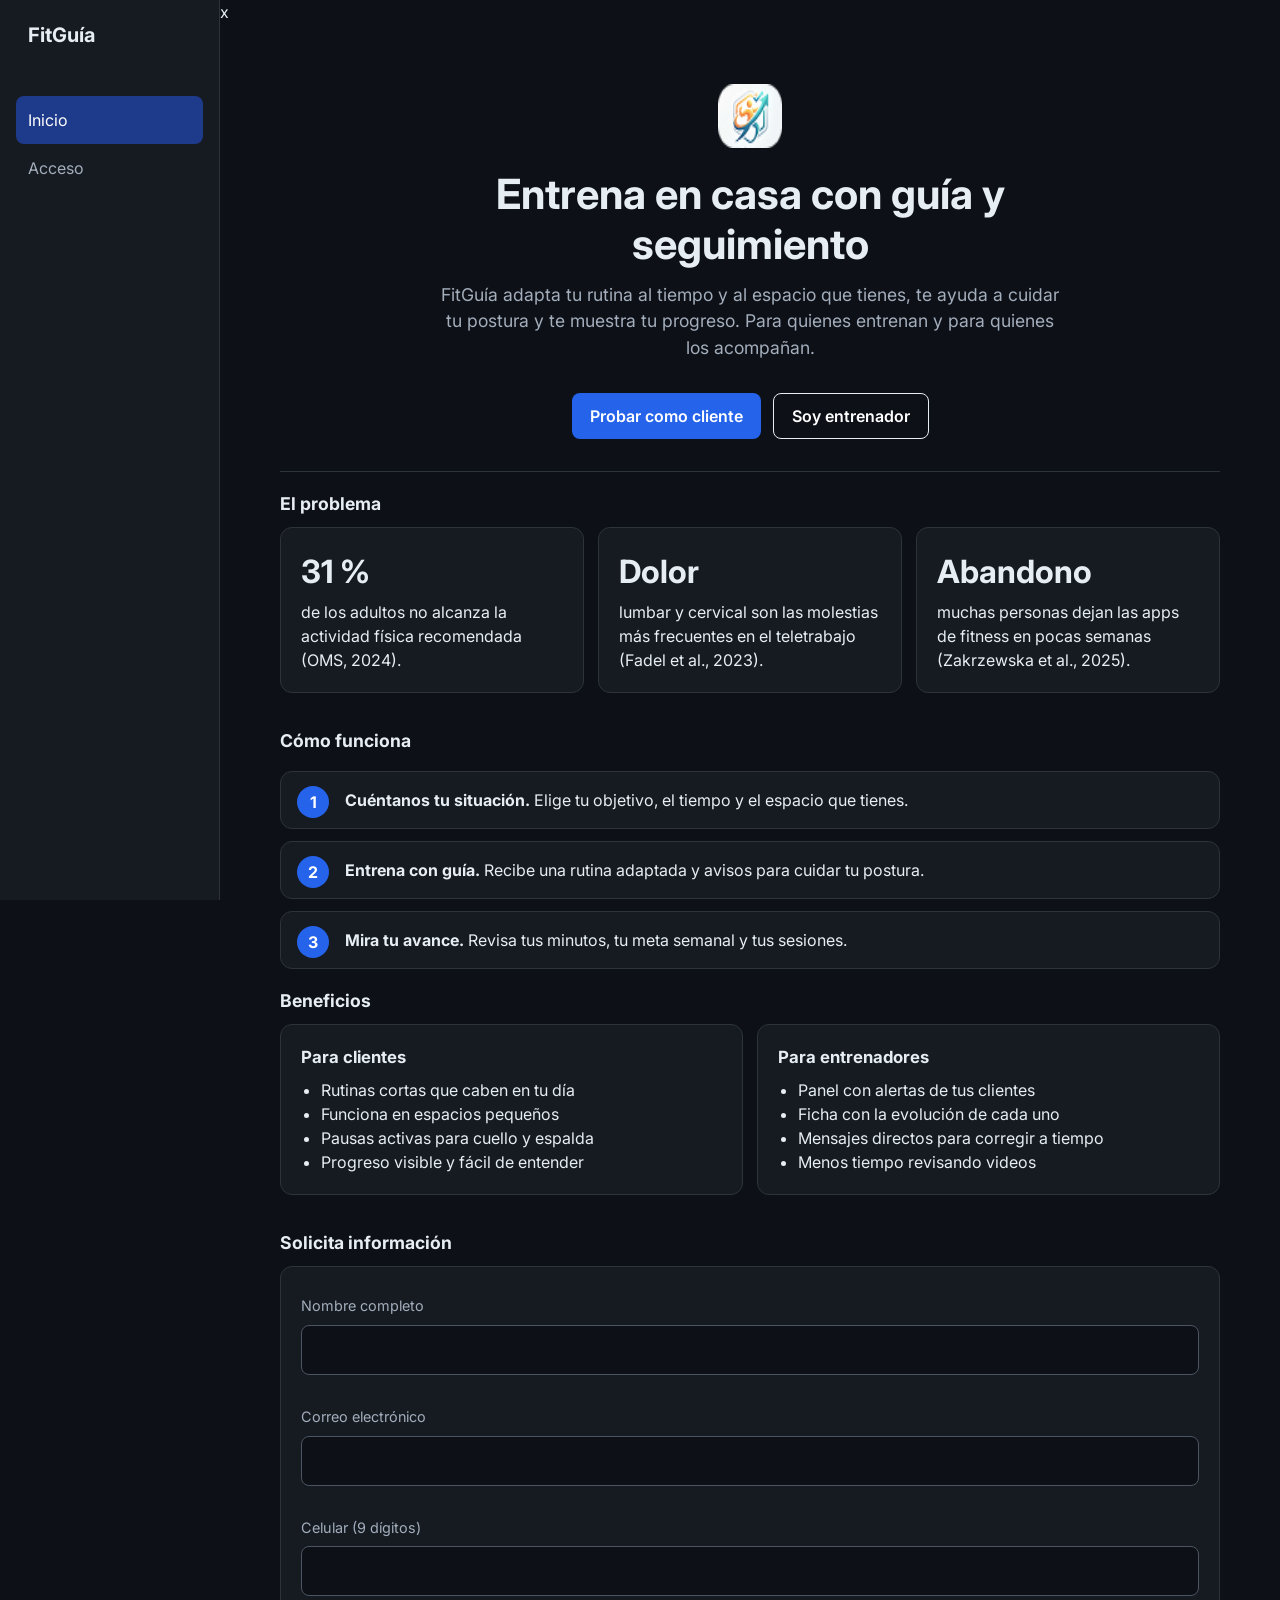
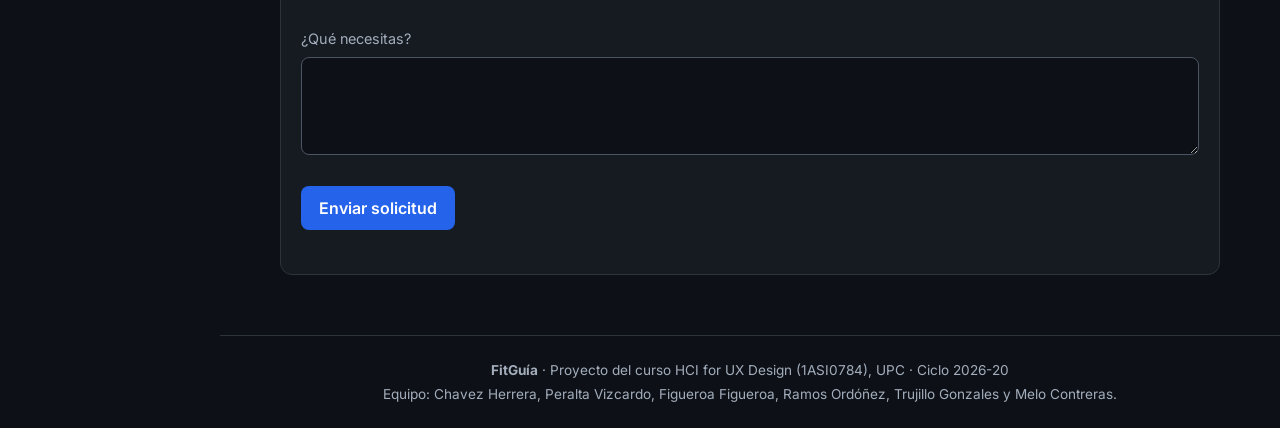
<file: HCI PROG/pages/index.html>
<!DOCTYPE html>
<html lang="es">
<head>
    <meta charset="UTF-8">
    <meta name="viewport" content="width=device-width, initial-scale=1">
    <title>FitGuía – Rutinas en casa con guía y seguimiento</title>

    <meta name="description" content="Plataforma web de guía adaptativa y retroalimentación para rutinas de ejercicio en casa.">
    <link rel="icon" href="../assets/icons/logo.ico" type="image/x-icon">
    <link rel="icon" href="../favicon.ico" type="image/x-icon">
    <link rel="stylesheet" href="https://fonts.googleapis.com/css2?family=Inter:wght@400;600;700&display=swap">
    <link rel="stylesheet" href="../css/styles.css">
</head>x
<body>
    <a class="skip" href="#main">Saltar al contenido</a>
    <header class="top">
        <span class="brand"><img src="../assets/icons/logo.ico" alt="" width="24" height="24"> FitGuía</span> <span id="rol-h" class="tag" hidden></span>
    </header>
    <nav id="nav" aria-label="Navegación principal"></nav>
    <main id="main" tabindex="-1">

        <section id="landing" aria-labelledby="t-land">
            <div class="hero">
                <img src="../assets/icons/logo.ico" alt="Logo de FitGuía" width="64" height="64">
                <h1 id="t-land">Entrena en casa con guía y seguimiento</h1>
                <p class="lead">FitGuía adapta tu rutina al tiempo y al espacio que tienes, te ayuda a cuidar tu postura y te muestra tu progreso. Para quienes entrenan y para quienes los acompañan.</p>
                <div class="cta">
                    <button class="btn" type="button" data-ir="cliente">Probar como cliente</button>
                    <button class="btn alt" type="button" data-ir="entrenador">Soy entrenador</button>
                </div>
            </div>

            <h2>El problema</h2>
            <div class="grid tres">
                <div class="card"><b class="big">31 %</b><p>de los adultos no alcanza la actividad física recomendada (OMS, 2024).</p></div>
                <div class="card"><b class="big">Dolor</b><p>lumbar y cervical son las molestias más frecuentes en el teletrabajo (Fadel et al., 2023).</p></div>
                <div class="card"><b class="big">Abandono</b><p>muchas personas dejan las apps de fitness en pocas semanas (Zakrzewska et al., 2025).</p></div>
            </div>

            <h2>Cómo funciona</h2>
            <ol class="pasos">
                <li><b>Cuéntanos tu situación.</b> Elige tu objetivo, el tiempo y el espacio que tienes.</li>
                <li><b>Entrena con guía.</b> Recibe una rutina adaptada y avisos para cuidar tu postura.</li>
                <li><b>Mira tu avance.</b> Revisa tus minutos, tu meta semanal y tus sesiones.</li>
            </ol>

            <h2>Beneficios</h2>
            <div class="grid dos">
                <div class="card"><h3>Para clientes</h3>
                    <ul><li>Rutinas cortas que caben en tu día</li><li>Funciona en espacios pequeños</li><li>Pausas activas para cuello y espalda</li><li>Progreso visible y fácil de entender</li></ul></div>
                <div class="card"><h3>Para entrenadores</h3>
                    <ul><li>Panel con alertas de tus clientes</li><li>Ficha con la evolución de cada uno</li><li>Mensajes directos para corregir a tiempo</li><li>Menos tiempo revisando videos</li></ul></div>
            </div>

            <h2>Solicita información</h2>
            <form id="f-cont" class="card" novalidate>
                <label for="c-nom">Nombre completo</label>
                <input id="c-nom" autocomplete="name" aria-describedby="e-c-nom"><p id="e-c-nom" class="err"></p>
                <label for="c-mail">Correo electrónico</label>
                <input id="c-mail" type="email" autocomplete="email" aria-describedby="e-c-mail"><p id="e-c-mail" class="err"></p>
                <label for="c-cel">Celular (9 dígitos)</label>
                <input id="c-cel" inputmode="numeric" autocomplete="tel" aria-describedby="e-c-cel"><p id="e-c-cel" class="err"></p>
                <label for="c-msj">¿Qué necesitas?</label>
                <textarea id="c-msj" rows="3" aria-describedby="e-c-msj"></textarea><p id="e-c-msj" class="err"></p>
                <button class="btn" type="submit">Enviar solicitud</button>
                <p id="ok-cont" class="okmsg" role="status"></p>
            </form>
        </section>

        <section id="inicio" aria-labelledby="t-inicio">
            <p class="muted" id="saludo" role="status" aria-live="polite">Hola</p>
            <h1 id="t-inicio">Tu rutina de hoy</h1>
            <form id="f-pref" class="card grid" novalidate>
                <label for="obj">Objetivo
                    <select id="obj">
                        <option value="postura">Corrección postural</option>
                        <option value="musculo">Ganancia muscular</option>
                        <option value="peso">Pérdida de peso</option>
                        <option value="cond">Acondicionamiento</option>
                    </select>
                </label>
                <label for="min">Tiempo disponible (min)
                    <input id="min" type="number" min="5" max="60" value="20" required aria-describedby="e-pref">
                </label>
                <label for="m2">Espacio disponible
                    <select id="m2">
                        <option value="1">1 m²</option>
                        <option value="2" selected>2 m²</option>
                        <option value="4">4 m² o más</option>
                    </select>
                </label>
                <button class="btn" type="submit">Ver rutinas sugeridas</button>
                <p id="e-pref" class="err" role="alert"></p>
            </form>

            <h2>Rutinas sugeridas</h2>
            <ul id="rutinas" class="list" aria-live="polite"></ul>

            <button class="btn alt" id="b-gen" type="button">Generar mi rutina personalizada</button>
            <ul id="pers" class="list" aria-live="polite"></ul>
            <h2>Plan semanal</h2>
            <ul id="plan" class="list"></ul>
            <h2>Esta semana</h2>
            <ul id="semana" class="chips" aria-label="Días de entrenamiento"></ul>

            <div class="card">
                <h2>Pausa activa</h2>
                <p class="muted">5 min para cuello y espalda</p>
                <p id="pausa" class="big" aria-live="polite">05:00</p>
                <button class="btn" id="b-pausa" type="button">Iniciar pausa</button>
            </div>
        </section>

        <section id="ejercicios" aria-labelledby="t-ej" hidden>
            <h1 id="t-ej">Catálogo de ejercicios</h1>
            <form id="f-cat" class="card grid" novalidate>
                <label for="f-q">Buscar<input id="f-q" type="search" placeholder="Nombre del ejercicio"></label>
                <label for="f-g">Grupo muscular<select id="f-g"><option value="">Todos</option></select></label>
                <label for="f-n">Dificultad<select id="f-n"><option value="">Todas</option><option value="1">Principiante</option><option value="2">Intermedio</option><option value="3">Avanzado</option></select></label>
                <label for="f-e">Equipamiento<select id="f-e"><option value="">Todo</option></select></label>
            </form>
            <p id="cat-n" class="muted" role="status"></p>
            <ul id="cat" class="list"></ul>
        </section>

        <section id="perfil" aria-labelledby="t-per" hidden>
            <h1 id="t-per">Mi perfil</h1>
            <form id="f-perfil" class="card" novalidate>
                <label for="p-nom">Nombre<input id="p-nom" autocomplete="name" aria-describedby="e-p-nom"></label>
                <p id="e-p-nom" class="err"></p>
                <label for="p-obj">Objetivo físico<select id="p-obj"><option value="postura">Corrección postural</option><option value="musculo">Ganancia muscular</option><option value="peso">Pérdida de peso</option><option value="cond">Acondicionamiento</option></select></label>
                <label for="p-niv">Nivel de experiencia<select id="p-niv"><option value="1">Principiante</option><option value="2">Intermedio</option><option value="3">Avanzado</option></select></label>
                <fieldset><legend>Días en los que puedo entrenar</legend><div id="p-dias" class="chips"></div></fieldset>
                <button class="btn" type="submit">Guardar perfil</button>
                <p id="ok-perfil" class="okmsg" role="status"></p>
            </form>
            <div class="card">
                <h2>Mi entrenador</h2>
                <p id="vinc-e" class="muted">Aún no estás vinculado a un entrenador.</p>
                <label for="cod">Código de invitación<input id="cod" placeholder="FIT-0000" aria-describedby="e-cod"></label>
                <p id="e-cod" class="err" role="alert"></p>
                <button class="btn" id="b-cod" type="button">Vincular</button>
                <h3>Comentarios con mi entrenador</h3>
                <ul id="hilo-c" class="list"></ul>
                <label for="resp">Responder<textarea id="resp" rows="2"></textarea></label>
                <button class="btn" id="b-resp" type="button">Enviar respuesta</button>
                <p id="ok-resp" class="okmsg" role="status"></p>
            </div>
            <div class="card">
                <h2>Privacidad y datos</h2>
                <p class="muted">Tus datos se guardan solo en este navegador. Puedes borrarlos cuando quieras.</p>
                <button class="btn danger" id="b-del" type="button">Eliminar mis datos y mi cuenta</button>
            </div>
        </section>

        <section id="entrenar" aria-labelledby="t-ent" hidden>
            <h1 id="t-ent">Entrenamiento</h1>
            <div id="sesion" class="card">
                <p class="muted">Elige una rutina en Inicio para comenzar.</p>
            </div>
            <div id="resumen" class="card" hidden>
                <span class="tag ok">Sesión completada</span>
                <h2>Buen trabajo</h2>
                <div class="grid m">
                    <div class="card"><span class="muted">Tiempo total</span><b id="r-t" class="big"></b></div>
                    <div class="card"><span class="muted">Precisión técnica</span><b id="r-p" class="big"></b></div>
                    <div class="card"><span class="muted">Repeticiones válidas</span><b id="r-v" class="big"></b></div>
                    <div class="card"><span class="muted">No válidas</span><b id="r-n" class="big"></b></div>
                </div>
                <fieldset>
                    <legend>¿Qué tan intensa fue? (1 a 5)</legend>
                    <div id="esf" class="chips" role="group" aria-label="Escala de intensidad del 1 al 5"></div>
                </fieldset>
                <label for="nota">Nota opcional
                    <textarea id="nota" rows="2" placeholder="Describe cómo te sentiste o algún detalle de tu postura"></textarea>
                </label>
                <button class="btn" id="b-guardar" type="button">Guardar sesión</button>
                <p id="ok-guardar" class="okmsg" role="status" aria-live="polite"></p>
            </div>
        </section>

        <section id="progreso" aria-labelledby="t-prog" hidden>
            <h1 id="t-prog">Tu progreso</h1>
            <div class="card">
                <h2>Minutos entrenados</h2>
                <div id="barras" class="bars" role="img" aria-label="Minutos entrenados por día de la semana"></div>
            </div>
            <div class="card">
                <h2 id="meta-t">Meta semanal</h2>
                <div class="track" role="progressbar" aria-valuemin="0" aria-valuemax="7" aria-valuenow="0" id="meta-track" aria-label="Progreso de meta semanal">
                    <div id="meta-b" class="fill"></div>
                </div>
                <p id="meta-p"></p>
            </div>
            <div class="card">
                <span class="muted">Sesiones guardadas</span>
                <b id="racha" class="big">0</b>
            </div>
            <div class="card">
                <label for="meta-i">Meta semanal (sesiones por semana)<input id="meta-i" type="number" min="1" max="7" value="4" aria-describedby="e-meta"></label>
                <p id="e-meta" class="err" role="alert"></p>
                <button class="btn" id="b-meta" type="button">Guardar meta</button>
                <p id="ok-meta" class="okmsg" role="status"></p>
            </div>
            <div class="card"><h2>Historial de sesiones</h2><ul id="hist" class="list"></ul></div>
        </section>

        <section id="panel" aria-labelledby="t-panel" hidden>
            <h1 id="t-panel">Panel de monitoreo</h1>
            <div class="grid m" id="metricas"></div>
            <div class="card">
                <h2>Alertas de clientes</h2>
                <div class="scroll">
                    <table>
                        <caption class="sr">Clientes, última rutina, precisión y estado</caption>
                        <thead><tr><th scope="col">Cliente</th><th scope="col">Última rutina</th><th scope="col">Precisión postural</th><th scope="col">Estado</th></tr></thead>
                        <tbody id="tb-alertas"></tbody>
                    </table>
                </div>
            </div>
        </section>

        <section id="clientes" aria-labelledby="t-cli" hidden>
            <h1 id="t-cli">Lista de clientes</h1>
            <div class="card">
                <h2>Invitar a un cliente</h2>
                <p class="muted">Genera un código y compártelo. El cliente debe ingresarlo en su perfil para autorizar la vinculación.</p>
                <button class="btn" id="b-inv" type="button">Generar código de invitación</button>
                <p id="inv-c" class="big" role="status"></p>
                <p id="inv-l" class="muted"></p>
            </div>
            <label for="buscar">Buscar cliente
                <input id="buscar" type="search" placeholder="Buscar por nombre o rutina">
            </label>
            <div class="card">
                <div class="scroll">
                    <table>
                        <caption class="sr">Clientes, última rutina, precisión y estado</caption>
                        <thead><tr><th scope="col">Cliente</th><th scope="col">Última rutina</th><th scope="col">Precisión postural</th><th scope="col">Estado</th></tr></thead>
                        <tbody id="tbody"></tbody>
                    </table>
                </div>
                <p id="vacio" class="muted" hidden>No se encontraron clientes.</p>
            </div>
        </section>

        <section id="acceso" aria-labelledby="t-acc" hidden>
            <h1 id="t-acc">Bienvenido</h1>
            <form id="f-login" class="card" novalidate>
                <h2>Iniciar sesión</h2>
                <label for="mail">Correo</label>
                <input id="mail" type="email" placeholder="correo@ejemplo.com" autocomplete="email" aria-describedby="e-mail">
                <p id="e-mail" class="err" role="alert"></p>
                <label for="pass">Contraseña</label>
                <input id="pass" type="password" autocomplete="current-password" aria-describedby="e-pass">
                <p id="e-pass" class="err" role="alert"></p>
                <button class="btn alt" type="button" id="ver-pass" aria-pressed="false">Mostrar contraseña</button>
                <p class="muted">Cuentas de prueba (contraseña 123456): ana@fitguia.com (cliente) y luis@fitguia.com (entrenador).</p>
                <button class="btn" type="submit">Iniciar sesión</button>
                <p id="e-login" class="err" role="alert"></p>
            </form>
            <form id="f-reg" class="card" novalidate>
                <h2>Crear cuenta</h2>
                <label for="r-nom">Nombre</label><input id="r-nom" autocomplete="name" aria-describedby="e-r-nom"><p id="e-r-nom" class="err"></p>
                <label for="r-mail">Correo</label><input id="r-mail" type="email" autocomplete="email" aria-describedby="e-r-mail"><p id="e-r-mail" class="err"></p>
                <label for="r-pass">Contraseña (mínimo 6 caracteres)</label><input id="r-pass" type="password" autocomplete="new-password" aria-describedby="e-r-pass"><p id="e-r-pass" class="err"></p>
                <fieldset><legend>Crear cuenta como</legend>
                    <label><input type="radio" name="rrol" value="cliente" checked> Cliente</label>
                    <label><input type="radio" name="rrol" value="entrenador"> Entrenador</label></fieldset>
                <button class="btn" type="submit">Crear cuenta</button>
            </form>
        </section>
    </main>
    <footer class="foot">
        <p><b>FitGuía</b> · Proyecto del curso HCI for UX Design (1ASI0784), UPC · Ciclo 2026-20</p>
        <p>Equipo: Chavez Herrera, Peralta Vizcardo, Figueroa Figueroa, Ramos Ordóñez, Trujillo Gonzales y Melo Contreras.</p>
    </footer>

    <dialog id="dlg" aria-labelledby="d-t">
        <h2 id="d-t"></h2>
        <div id="d-b"></div>
        <button class="btn alt" id="d-x" type="button">Cerrar</button>
    </dialog>

    <script src="../js/main.js"></script>
</body>
</html>
</file>
<file: HCI PROG/css/styles.css>
:root {
    --bg: #0d1117;
    --sf: #161b22;
    --bd: #2d333b;
    --tx: #e6edf3;
    --mu: #a3adbb;
    --pr: #2563eb;
    --act: #1e3a8a;
    --okb: #0f3d24;
    --okt: #4ade80;
    --rb: #4a1a1f;
    --rt: #fca5a5;
    --ab: #4a3511;
    --at: #fbbf24;
    --r: 12px;
}

* {
    box-sizing: border-box;
}

html {
    scroll-behavior: smooth;
}

body {
    margin: 0;
    background: var(--bg);
    color: var(--tx);
    font: 16px/1.5 Inter, system-ui, sans-serif;
    padding: 0 0 72px;
}

.skip {
    position: absolute;
    left: -999px;
    top: 8px;
    background: #fff;
    color: #000;
    padding: 8px 12px;
    z-index: 9;
}

.skip:focus {
    left: 8px;
}

.sr {
    position: absolute;
    width: 1px;
    height: 1px;
    overflow: hidden;
    clip: rect(0 0 0 0);
}

:focus-visible {
    outline: 3px solid #93c5fd;
    outline-offset: 2px;
}

.top {
    padding: 12px 20px;
    border-bottom: 1px solid var(--bd);
}

.brand {
    font-weight: 700;
    font-size: 1.25rem;
}

#nav {
    position: fixed;
    bottom: 0;
    left: 0;
    right: 0;
    display: flex;
    background: var(--sf);
    border-top: 1px solid var(--bd);
    z-index: 5;
}

#nav a {
    flex: 1;
    text-align: center;
    padding: 14px 4px;
    color: var(--mu);
    text-decoration: none;
    font-size: .8rem;
    min-height: 48px;
}

#nav button {
    flex: 1;
    background: none;
    border: 0;
    color: var(--mu);
    font: inherit;
    font-size: .8rem;
    min-height: 48px;
    cursor: pointer;
}

#nav .rolb {
    display: none;
}

input[type=radio] {
    display: inline-block;
    width: auto;
    margin: 0 8px 0 0;
}

#nav a[aria-current=page] {
    background: var(--act);
    color: #fff;
}

main {
    max-width: 980px;
    margin: 0 auto;
    padding: 20px;
}

section[hidden], [hidden] {
    display: none !important;
}

h1 {
    font-size: 1.75rem;
    margin: .2rem 0 1rem;
}

h2 {
    font-size: 1.1rem;
    margin: 1.2rem 0 .6rem;
}

.muted {
    color: var(--mu);
    margin: 0;
}

.card {
    background: var(--sf);
    border: 1px solid var(--bd);
    border-radius: var(--r);
    padding: 20px;
    margin: 0 0 16px;
}

.grid {
    display: grid;
    gap: 14px;
}

.big {
    display: block;
    font-size: 2rem;
    font-weight: 700;
}

label {
    display: block;
    font-size: .9rem;
    color: var(--mu);
    margin: 8px 0;
}

input, select, textarea {
    display: block;
    width: 100%;
    margin-top: 6px;
    padding: 12px;
    background: var(--bg);
    color: var(--tx);
    border: 1px solid #4b5563;
    border-radius: 8px;
    font: inherit;
}

.btn {
    background: var(--pr);
    color: #fff;
    border: 0;
    border-radius: 8px;
    padding: 12px 18px;
    font: 600 1rem Inter, sans-serif;
    cursor: pointer;
    min-height: 44px;
    margin-top: 8px;
}

.btn.alt {
    background: transparent;
    border: 1px solid var(--tx);
}

.btn.danger {
    background: #b91c1c;
}

.err {
    color: var(--rt);
    min-height: 1.2em;
    margin: 4px 0;
}

.okmsg {
    color: var(--okt);
    min-height: 1.2em;
}

.list {
    list-style: none;
    padding: 0;
    display: grid;
    gap: 12px;
}

.list li {
    display: flex;
    justify-content: space-between;
    align-items: center;
    gap: 12px;
    background: var(--sf);
    border: 1px solid var(--bd);
    border-radius: var(--r);
    padding: 16px;
}

.chips {
    list-style: none;
    display: flex;
    gap: 6px;
    padding: 0;
    margin: 0 0 16px;
}

.chips li, .chips button {
    flex: 1;
    text-align: center;
    padding: 10px 0;
    background: var(--sf);
    border: 1px solid var(--bd);
    border-radius: 8px;
    color: var(--tx);
    font: inherit;
}

.chips .on {
    background: var(--pr);
    border-color: var(--pr);
}

fieldset {
    border: 0;
    padding: 0;
    margin: 12px 0;
}

legend {
    font-weight: 600;
    margin-bottom: 8px;
}

.tag {
    display: inline-block;
    padding: 3px 10px;
    border-radius: 999px;
    font-size: .8rem;
    font-weight: 600;
}

.ok {
    background: var(--okb);
    color: var(--okt);
}

.warn {
    background: var(--rb);
    color: var(--rt);
}

.idle {
    background: var(--ab);
    color: var(--at);
}

.alerta {
    border-left: 4px solid var(--at);
    background: var(--ab);
    color: var(--at);
    padding: 14px;
    border-radius: 8px;
    margin: 12px 0;
}

.cam {
    height: 200px;
    border: 1px dashed var(--mu);
    border-radius: var(--r);
    display: grid;
    place-items: center;
    color: var(--mu);
    text-align: center;
    padding: 12px;
}

.track {
    height: 10px;
    background: var(--bd);
    border-radius: 6px;
    overflow: hidden;
}

.fill {
    height: 100%;
    background: var(--pr);
    width: 0;
}

.bars {
    display: flex;
    align-items: flex-end;
    gap: 10px;
    height: 150px;
}

.bars div {
    flex: 1;
    text-align: center;
    font-size: .75rem;
    color: var(--mu);
}

.bars i {
    display: block;
    background: var(--pr);
    border-radius: 6px 6px 0 0;
    min-height: 4px;
    margin-bottom: 4px;
}

.scroll {
    overflow-x: auto;
}

table {
    width: 100%;
    border-collapse: collapse;
    min-width: 520px;
}

th, td {
    text-align: left;
    padding: 12px;
    border-bottom: 1px solid var(--bd);
}

th {
    color: var(--mu);
    font-weight: 400;
}

td button {
    background: none;
    border: 0;
    color: var(--tx);
    font: 600 1rem Inter, sans-serif;
    cursor: pointer;
    text-decoration: underline;
}

dialog {
    background: var(--sf);
    color: var(--tx);
    border: 1px solid var(--bd);
    border-radius: var(--r);
    max-width: 480px;
    width: 92%;
}

dialog::backdrop {
    background: rgba(0, 0, 0, .6);
}

@media (min-width: 700px) {
    .grid.m {
        grid-template-columns: repeat(2, 1fr);
    }

    #f-pref {
        grid-template-columns: repeat(3, 1fr);
        align-items: end;
    }
}

@media (min-width: 900px) {
    body {
        padding: 0 0 0 220px;
    }

    .top {
        display: none;
    }

    #nav {
        top: 0;
        bottom: 0;
        right: auto;
        width: 220px;
        flex-direction: column;
        border-top: 0;
        border-right: 1px solid var(--bd);
        padding: 96px 16px 16px;
    }

    #nav::before {
        content: "FitGuía";
        position: absolute;
        top: 20px;
        left: 28px;
        font-weight: 700;
        font-size: 1.25rem;
    }

    #nav button {
        flex: none;
        text-align: left;
        padding: 12px;
        border-radius: 8px;
        font-size: 1rem;
        margin-top: auto;
    }

    #nav .rolb {
        display: inline-block;
        position: absolute;
        top: 56px;
        left: 28px;
    }

    #nav a {
        flex: none;
        text-align: left;
        padding: 12px;
        border-radius: 8px;
        font-size: 1rem;
    }

    .grid.m {
        grid-template-columns: repeat(3, 1fr);
    }
}

@media (prefers-reduced-motion: reduce) {
    html {
        scroll-behavior: auto;
    }
}

main:focus {
    outline: none;
}

.brand img { vertical-align: middle; }

.hero {
    text-align: center;
    padding: 40px 16px 32px;
    border-bottom: 1px solid var(--bd);
    margin-bottom: 8px;
}

.hero h1 {
    font-size: 2rem;
    line-height: 1.2;
    margin: 16px auto 12px;
    max-width: 640px;
}

.lead {
    color: var(--mu);
    font-size: 1.1rem;
    max-width: 620px;
    margin: 0 auto 24px;
}

.cta {
    display: flex;
    gap: 12px;
    justify-content: center;
    flex-wrap: wrap;
}

.pasos {
    counter-reset: p;
    list-style: none;
    padding: 0;
    display: grid;
    gap: 12px;
}

.pasos li {
    counter-increment: p;
    background: var(--sf);
    border: 1px solid var(--bd);
    border-radius: var(--r);
    padding: 16px 16px 16px 64px;
    position: relative;
}

.pasos li::before {
    content: counter(p);
    position: absolute;
    left: 16px;
    top: 14px;
    width: 32px;
    height: 32px;
    border-radius: 50%;
    background: var(--pr);
    color: #fff;
    display: grid;
    place-items: center;
    font-weight: 700;
}

.card h3 {
    margin: 0 0 8px;
    font-size: 1.05rem;
}

.card ul {
    margin: 0;
    padding-left: 20px;
}

.card p {
    margin: 4px 0 0;
}

.foot {
    border-top: 1px solid var(--bd);
    color: var(--mu);
    font-size: .85rem;
    text-align: center;
    padding: 20px;
    margin-top: 24px;
}

.foot p {
    margin: 4px 0;
}

@media (min-width: 700px) {
    .grid.dos {
        grid-template-columns: repeat(2, 1fr);
    }

    .grid.tres {
        grid-template-columns: repeat(3, 1fr);
    }

    .hero h1 {
        font-size: 2.6rem;
    }
}

.demo {
    height: 140px;
    border: 1px dashed var(--mu);
    border-radius: var(--r);
    display: grid;
    place-items: center;
    color: var(--mu);
    margin-bottom: 12px;
    text-align: center;
    padding: 8px;
}

.cam video {
    width: 100%;
    max-height: 200px;
    border-radius: var(--r);
}

label.sm {
    display: inline-block;
    width: 84px;
    margin: 0;
}

label.sm input {
    padding: 8px;
}

.chips label.dia {
    flex: 1;
    margin: 0;
    padding: 10px 0;
    text-align: center;
    background: var(--sf);
    border: 1px solid var(--bd);
    border-radius: 8px;
    color: var(--tx);
}

.chips label.dia input {
    display: inline-block;
    width: auto;
    margin: 0 4px 0 0;
}

dialog .list li {
    flex-wrap: wrap;
}

@media (max-width: 899px) {
    #nav a, #nav button {
        font-size: .7rem;
        padding: 14px 2px;
    }
}
</file>
